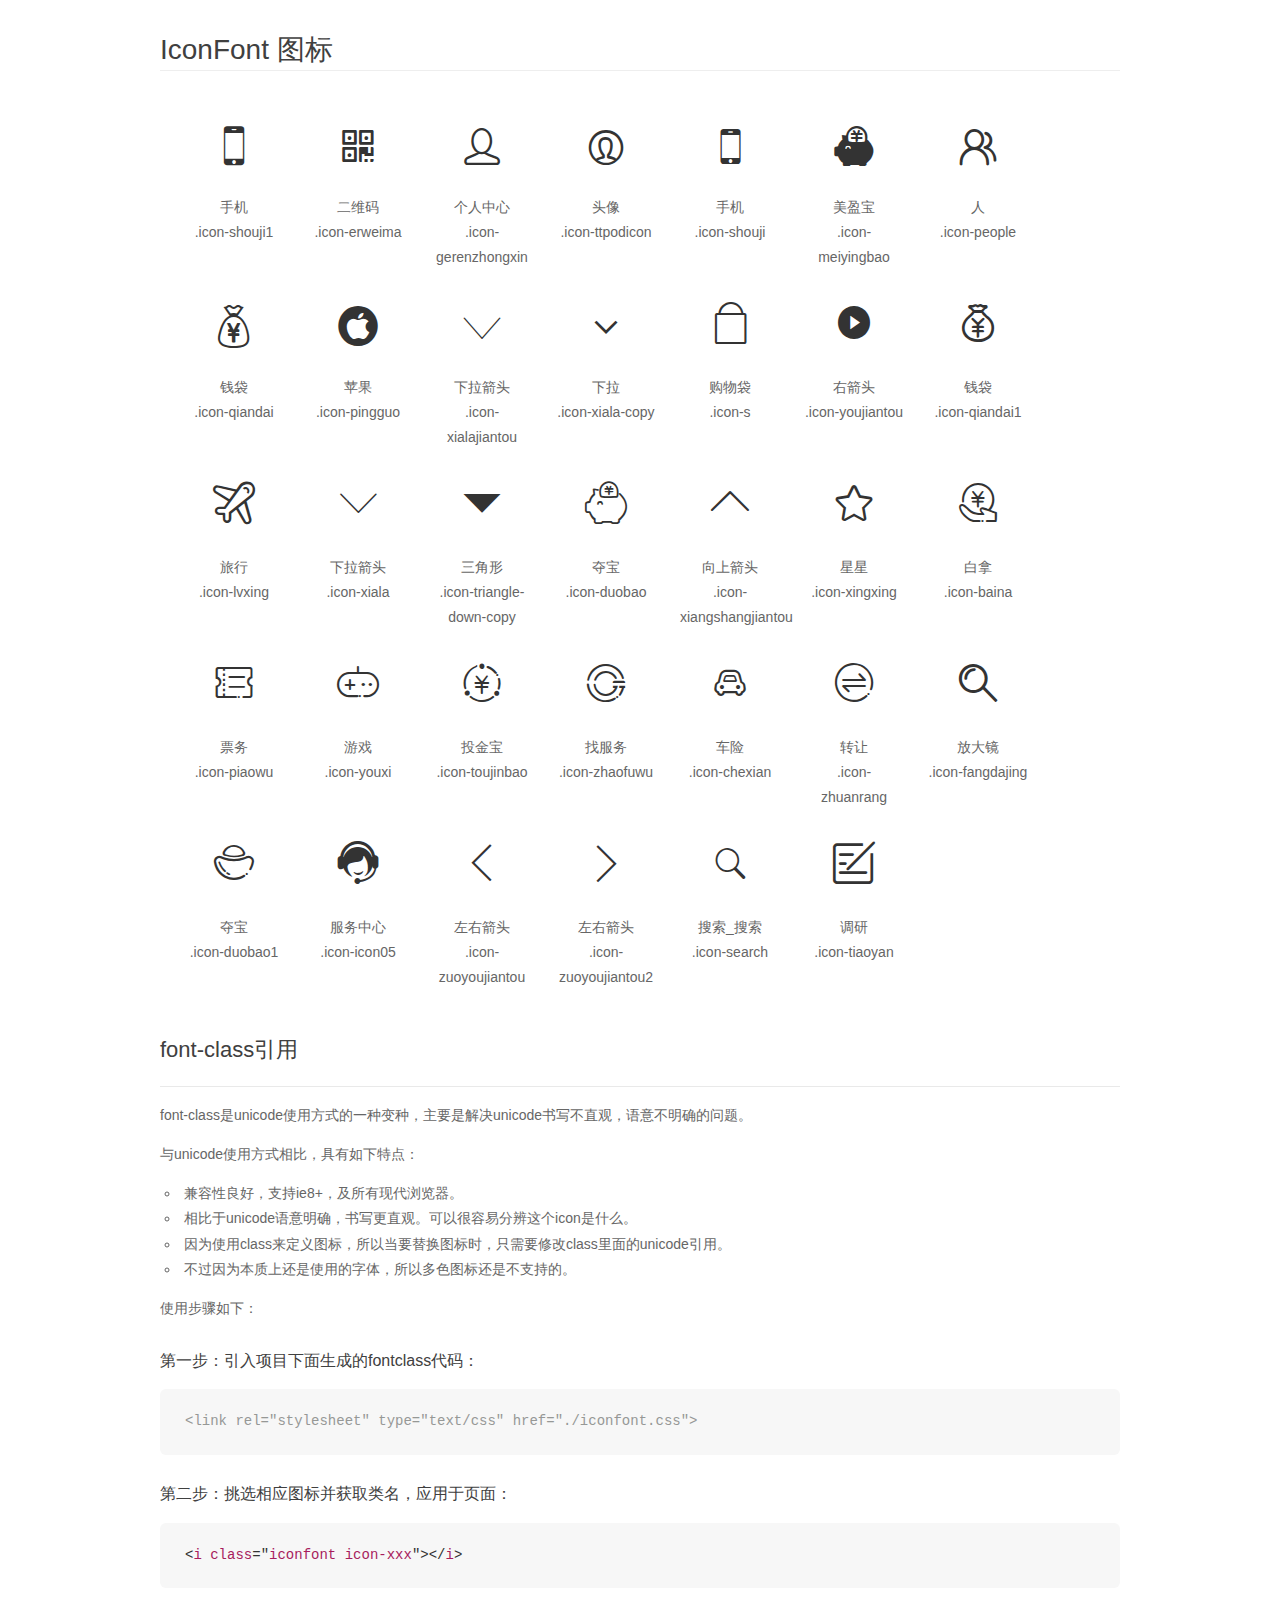
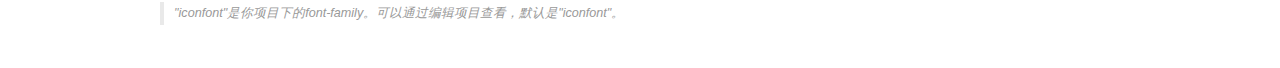
<file: 苹果/font/demo_fontclass.html>
<!DOCTYPE html>
<html>
<head>
    <meta charset="utf-8"/>
    <title>IconFont</title>
    <link rel="stylesheet" href="demo.css">
    <link rel="stylesheet" href="iconfont.css">
</head>
<body>
    <div class="main markdown">
        <h1>IconFont 图标</h1>
        <ul class="icon_lists clear">
            
                <li>
                <i class="icon iconfont icon-shouji1"></i>
                    <div class="name">手机</div>
                    <div class="fontclass">.icon-shouji1</div>
                </li>
            
                <li>
                <i class="icon iconfont icon-erweima"></i>
                    <div class="name">二维码</div>
                    <div class="fontclass">.icon-erweima</div>
                </li>
            
                <li>
                <i class="icon iconfont icon-gerenzhongxin"></i>
                    <div class="name">个人中心</div>
                    <div class="fontclass">.icon-gerenzhongxin</div>
                </li>
            
                <li>
                <i class="icon iconfont icon-ttpodicon"></i>
                    <div class="name">头像</div>
                    <div class="fontclass">.icon-ttpodicon</div>
                </li>
            
                <li>
                <i class="icon iconfont icon-shouji"></i>
                    <div class="name">手机</div>
                    <div class="fontclass">.icon-shouji</div>
                </li>
            
                <li>
                <i class="icon iconfont icon-meiyingbao"></i>
                    <div class="name">美盈宝</div>
                    <div class="fontclass">.icon-meiyingbao</div>
                </li>
            
                <li>
                <i class="icon iconfont icon-people"></i>
                    <div class="name">人</div>
                    <div class="fontclass">.icon-people</div>
                </li>
            
                <li>
                <i class="icon iconfont icon-qiandai"></i>
                    <div class="name">钱袋</div>
                    <div class="fontclass">.icon-qiandai</div>
                </li>
            
                <li>
                <i class="icon iconfont icon-pingguo"></i>
                    <div class="name">苹果</div>
                    <div class="fontclass">.icon-pingguo</div>
                </li>
            
                <li>
                <i class="icon iconfont icon-xialajiantou"></i>
                    <div class="name">下拉箭头</div>
                    <div class="fontclass">.icon-xialajiantou</div>
                </li>
            
                <li>
                <i class="icon iconfont icon-xiala-copy"></i>
                    <div class="name">下拉</div>
                    <div class="fontclass">.icon-xiala-copy</div>
                </li>
            
                <li>
                <i class="icon iconfont icon-s"></i>
                    <div class="name">购物袋</div>
                    <div class="fontclass">.icon-s</div>
                </li>
            
                <li>
                <i class="icon iconfont icon-youjiantou"></i>
                    <div class="name">右箭头</div>
                    <div class="fontclass">.icon-youjiantou</div>
                </li>
            
                <li>
                <i class="icon iconfont icon-qiandai1"></i>
                    <div class="name">钱袋</div>
                    <div class="fontclass">.icon-qiandai1</div>
                </li>
            
                <li>
                <i class="icon iconfont icon-lvxing"></i>
                    <div class="name">旅行</div>
                    <div class="fontclass">.icon-lvxing</div>
                </li>
            
                <li>
                <i class="icon iconfont icon-xiala"></i>
                    <div class="name">下拉箭头</div>
                    <div class="fontclass">.icon-xiala</div>
                </li>
            
                <li>
                <i class="icon iconfont icon-triangle-down-copy"></i>
                    <div class="name">三角形</div>
                    <div class="fontclass">.icon-triangle-down-copy</div>
                </li>
            
                <li>
                <i class="icon iconfont icon-duobao"></i>
                    <div class="name">夺宝</div>
                    <div class="fontclass">.icon-duobao</div>
                </li>
            
                <li>
                <i class="icon iconfont icon-xiangshangjiantou"></i>
                    <div class="name">向上箭头</div>
                    <div class="fontclass">.icon-xiangshangjiantou</div>
                </li>
            
                <li>
                <i class="icon iconfont icon-xingxing"></i>
                    <div class="name">星星</div>
                    <div class="fontclass">.icon-xingxing</div>
                </li>
            
                <li>
                <i class="icon iconfont icon-baina"></i>
                    <div class="name">白拿</div>
                    <div class="fontclass">.icon-baina</div>
                </li>
            
                <li>
                <i class="icon iconfont icon-piaowu"></i>
                    <div class="name">票务</div>
                    <div class="fontclass">.icon-piaowu</div>
                </li>
            
                <li>
                <i class="icon iconfont icon-youxi"></i>
                    <div class="name">游戏</div>
                    <div class="fontclass">.icon-youxi</div>
                </li>
            
                <li>
                <i class="icon iconfont icon-toujinbao"></i>
                    <div class="name">投金宝</div>
                    <div class="fontclass">.icon-toujinbao</div>
                </li>
            
                <li>
                <i class="icon iconfont icon-zhaofuwu"></i>
                    <div class="name">找服务</div>
                    <div class="fontclass">.icon-zhaofuwu</div>
                </li>
            
                <li>
                <i class="icon iconfont icon-chexian"></i>
                    <div class="name">车险</div>
                    <div class="fontclass">.icon-chexian</div>
                </li>
            
                <li>
                <i class="icon iconfont icon-zhuanrang"></i>
                    <div class="name">转让</div>
                    <div class="fontclass">.icon-zhuanrang</div>
                </li>
            
                <li>
                <i class="icon iconfont icon-fangdajing"></i>
                    <div class="name">放大镜</div>
                    <div class="fontclass">.icon-fangdajing</div>
                </li>
            
                <li>
                <i class="icon iconfont icon-duobao1"></i>
                    <div class="name">夺宝</div>
                    <div class="fontclass">.icon-duobao1</div>
                </li>
            
                <li>
                <i class="icon iconfont icon-icon05"></i>
                    <div class="name">服务中心</div>
                    <div class="fontclass">.icon-icon05</div>
                </li>
            
                <li>
                <i class="icon iconfont icon-zuoyoujiantou"></i>
                    <div class="name">左右箭头</div>
                    <div class="fontclass">.icon-zuoyoujiantou</div>
                </li>
            
                <li>
                <i class="icon iconfont icon-zuoyoujiantou2"></i>
                    <div class="name">左右箭头</div>
                    <div class="fontclass">.icon-zuoyoujiantou2</div>
                </li>
            
                <li>
                <i class="icon iconfont icon-search"></i>
                    <div class="name">搜索_搜索</div>
                    <div class="fontclass">.icon-search</div>
                </li>
            
                <li>
                <i class="icon iconfont icon-tiaoyan"></i>
                    <div class="name">调研</div>
                    <div class="fontclass">.icon-tiaoyan</div>
                </li>
            
        </ul>

        <h2 id="font-class-">font-class引用</h2>
        <hr>

        <p>font-class是unicode使用方式的一种变种，主要是解决unicode书写不直观，语意不明确的问题。</p>
        <p>与unicode使用方式相比，具有如下特点：</p>
        <ul>
        <li>兼容性良好，支持ie8+，及所有现代浏览器。</li>
        <li>相比于unicode语意明确，书写更直观。可以很容易分辨这个icon是什么。</li>
        <li>因为使用class来定义图标，所以当要替换图标时，只需要修改class里面的unicode引用。</li>
        <li>不过因为本质上还是使用的字体，所以多色图标还是不支持的。</li>
        </ul>
        <p>使用步骤如下：</p>
        <h3 id="-fontclass-">第一步：引入项目下面生成的fontclass代码：</h3>


        <pre><code class="lang-js hljs javascript"><span class="hljs-comment">&lt;link rel="stylesheet" type="text/css" href="./iconfont.css"&gt;</span></code></pre>
        <h3 id="-">第二步：挑选相应图标并获取类名，应用于页面：</h3>
        <pre><code class="lang-css hljs">&lt;<span class="hljs-selector-tag">i</span> <span class="hljs-selector-tag">class</span>="<span class="hljs-selector-tag">iconfont</span> <span class="hljs-selector-tag">icon-xxx</span>"&gt;&lt;/<span class="hljs-selector-tag">i</span>&gt;</code></pre>
        <blockquote>
        <p>"iconfont"是你项目下的font-family。可以通过编辑项目查看，默认是"iconfont"。</p>
        </blockquote>
    </div>
</body>
</html>
</file>
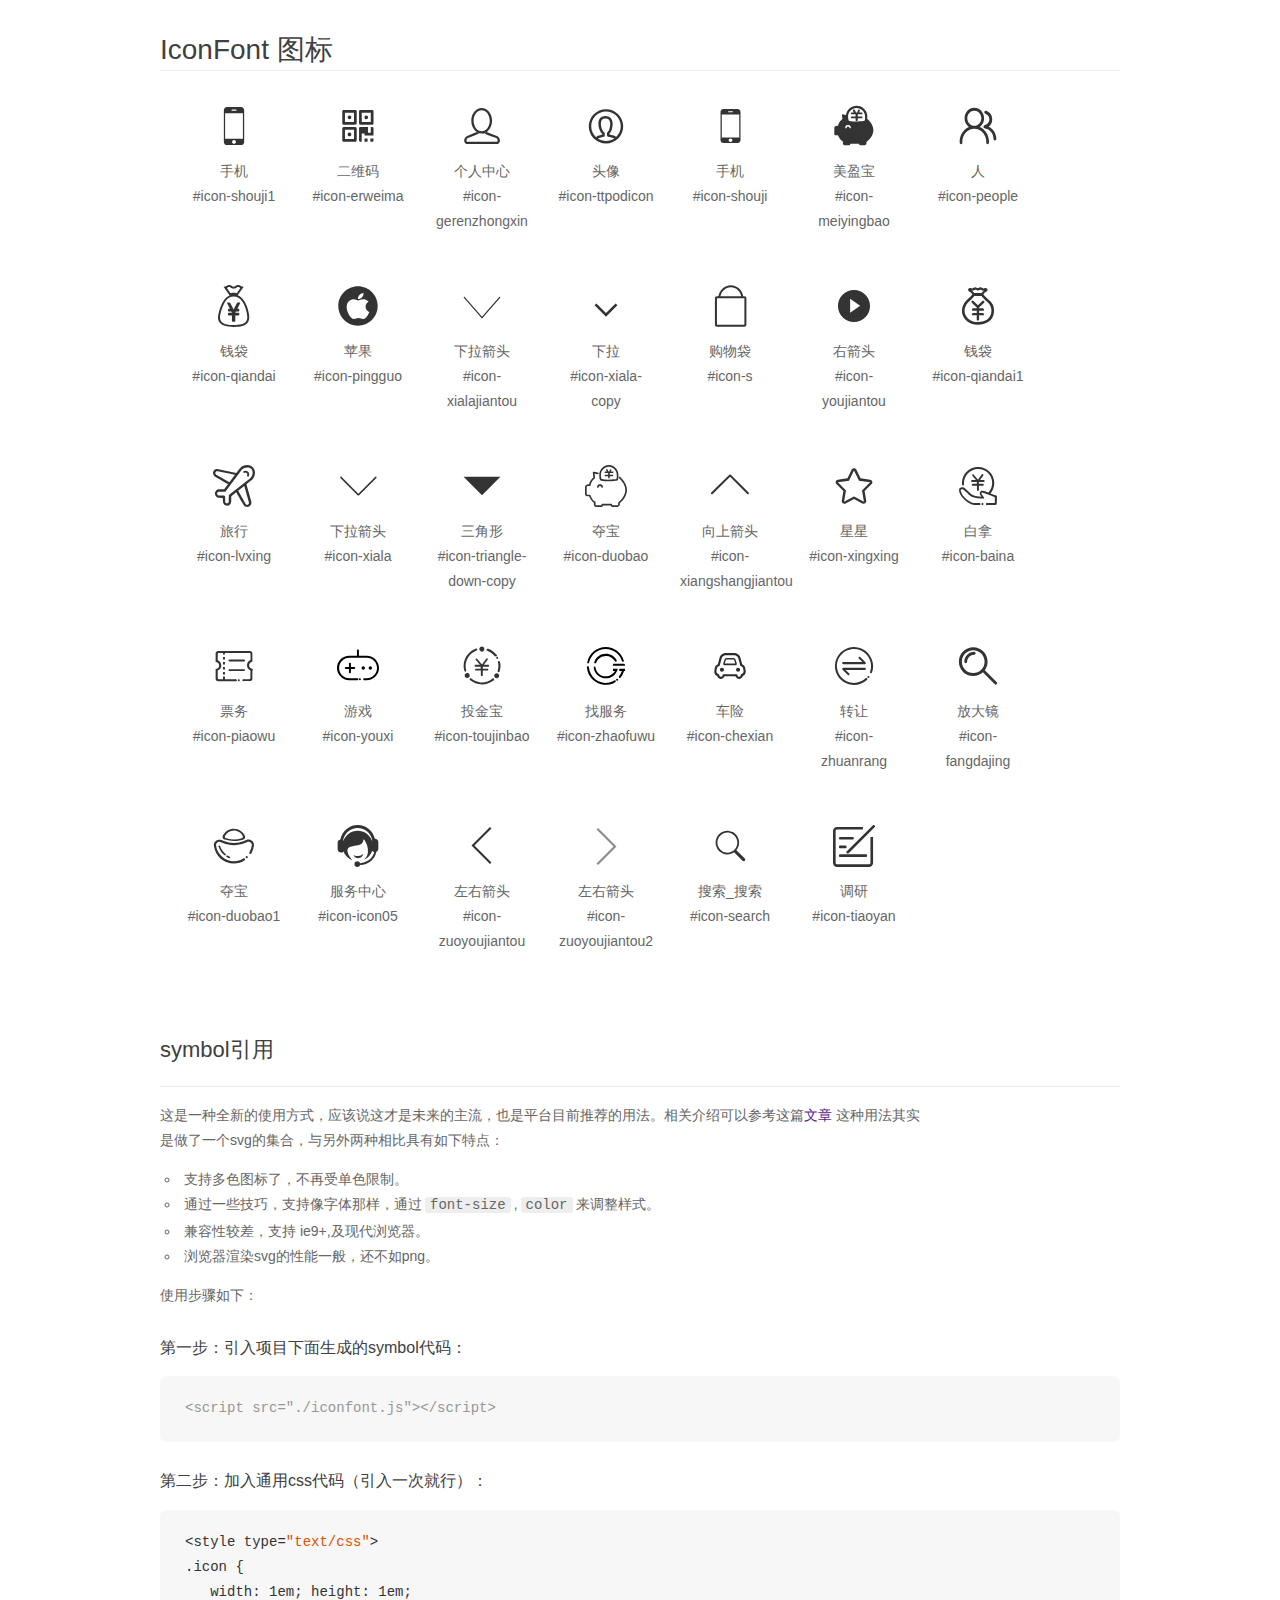
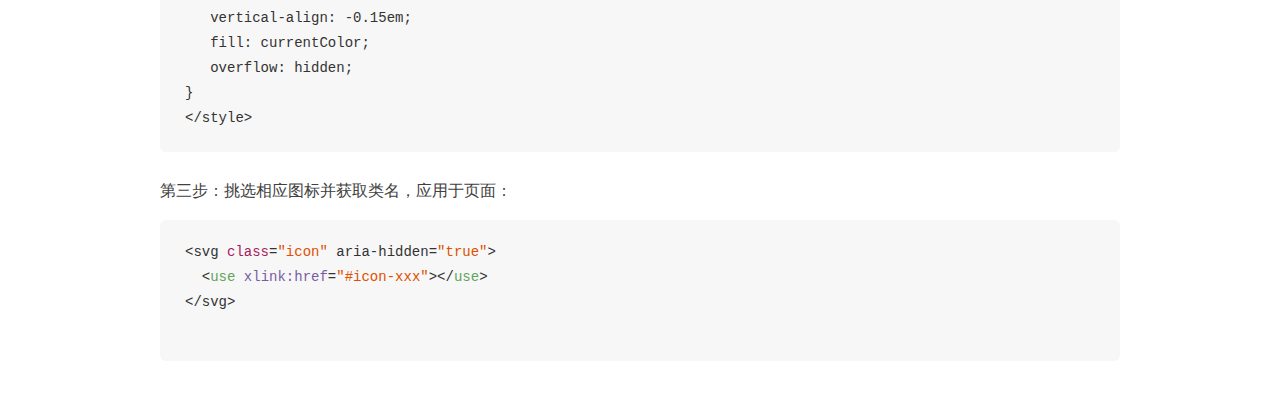
<file: 苹果/font/demo_symbol.html>
<!DOCTYPE html>
<html>
<head>
    <meta charset="utf-8"/>
    <title>IconFont</title>
    <link rel="stylesheet" href="demo.css">
    <script src="iconfont.js"></script>

    <style type="text/css">
        .icon {
          /* 通过设置 font-size 来改变图标大小 */
          width: 1em; height: 1em;
          /* 图标和文字相邻时，垂直对齐 */
          vertical-align: -0.15em;
          /* 通过设置 color 来改变 SVG 的颜色/fill */
          fill: currentColor;
          /* path 和 stroke 溢出 viewBox 部分在 IE 下会显示
             normalize.css 中也包含这行 */
          overflow: hidden;
        }

    </style>
</head>
<body>
    <div class="main markdown">
        <h1>IconFont 图标</h1>
        <ul class="icon_lists clear">
            
                <li>
                    <svg class="icon" aria-hidden="true">
                        <use xlink:href="#icon-shouji1"></use>
                    </svg>
                    <div class="name">手机</div>
                    <div class="fontclass">#icon-shouji1</div>
                </li>
            
                <li>
                    <svg class="icon" aria-hidden="true">
                        <use xlink:href="#icon-erweima"></use>
                    </svg>
                    <div class="name">二维码</div>
                    <div class="fontclass">#icon-erweima</div>
                </li>
            
                <li>
                    <svg class="icon" aria-hidden="true">
                        <use xlink:href="#icon-gerenzhongxin"></use>
                    </svg>
                    <div class="name">个人中心</div>
                    <div class="fontclass">#icon-gerenzhongxin</div>
                </li>
            
                <li>
                    <svg class="icon" aria-hidden="true">
                        <use xlink:href="#icon-ttpodicon"></use>
                    </svg>
                    <div class="name">头像</div>
                    <div class="fontclass">#icon-ttpodicon</div>
                </li>
            
                <li>
                    <svg class="icon" aria-hidden="true">
                        <use xlink:href="#icon-shouji"></use>
                    </svg>
                    <div class="name">手机</div>
                    <div class="fontclass">#icon-shouji</div>
                </li>
            
                <li>
                    <svg class="icon" aria-hidden="true">
                        <use xlink:href="#icon-meiyingbao"></use>
                    </svg>
                    <div class="name">美盈宝</div>
                    <div class="fontclass">#icon-meiyingbao</div>
                </li>
            
                <li>
                    <svg class="icon" aria-hidden="true">
                        <use xlink:href="#icon-people"></use>
                    </svg>
                    <div class="name">人</div>
                    <div class="fontclass">#icon-people</div>
                </li>
            
                <li>
                    <svg class="icon" aria-hidden="true">
                        <use xlink:href="#icon-qiandai"></use>
                    </svg>
                    <div class="name">钱袋</div>
                    <div class="fontclass">#icon-qiandai</div>
                </li>
            
                <li>
                    <svg class="icon" aria-hidden="true">
                        <use xlink:href="#icon-pingguo"></use>
                    </svg>
                    <div class="name">苹果</div>
                    <div class="fontclass">#icon-pingguo</div>
                </li>
            
                <li>
                    <svg class="icon" aria-hidden="true">
                        <use xlink:href="#icon-xialajiantou"></use>
                    </svg>
                    <div class="name">下拉箭头</div>
                    <div class="fontclass">#icon-xialajiantou</div>
                </li>
            
                <li>
                    <svg class="icon" aria-hidden="true">
                        <use xlink:href="#icon-xiala-copy"></use>
                    </svg>
                    <div class="name">下拉</div>
                    <div class="fontclass">#icon-xiala-copy</div>
                </li>
            
                <li>
                    <svg class="icon" aria-hidden="true">
                        <use xlink:href="#icon-s"></use>
                    </svg>
                    <div class="name">购物袋</div>
                    <div class="fontclass">#icon-s</div>
                </li>
            
                <li>
                    <svg class="icon" aria-hidden="true">
                        <use xlink:href="#icon-youjiantou"></use>
                    </svg>
                    <div class="name">右箭头</div>
                    <div class="fontclass">#icon-youjiantou</div>
                </li>
            
                <li>
                    <svg class="icon" aria-hidden="true">
                        <use xlink:href="#icon-qiandai1"></use>
                    </svg>
                    <div class="name">钱袋</div>
                    <div class="fontclass">#icon-qiandai1</div>
                </li>
            
                <li>
                    <svg class="icon" aria-hidden="true">
                        <use xlink:href="#icon-lvxing"></use>
                    </svg>
                    <div class="name">旅行</div>
                    <div class="fontclass">#icon-lvxing</div>
                </li>
            
                <li>
                    <svg class="icon" aria-hidden="true">
                        <use xlink:href="#icon-xiala"></use>
                    </svg>
                    <div class="name">下拉箭头</div>
                    <div class="fontclass">#icon-xiala</div>
                </li>
            
                <li>
                    <svg class="icon" aria-hidden="true">
                        <use xlink:href="#icon-triangle-down-copy"></use>
                    </svg>
                    <div class="name">三角形</div>
                    <div class="fontclass">#icon-triangle-down-copy</div>
                </li>
            
                <li>
                    <svg class="icon" aria-hidden="true">
                        <use xlink:href="#icon-duobao"></use>
                    </svg>
                    <div class="name">夺宝</div>
                    <div class="fontclass">#icon-duobao</div>
                </li>
            
                <li>
                    <svg class="icon" aria-hidden="true">
                        <use xlink:href="#icon-xiangshangjiantou"></use>
                    </svg>
                    <div class="name">向上箭头</div>
                    <div class="fontclass">#icon-xiangshangjiantou</div>
                </li>
            
                <li>
                    <svg class="icon" aria-hidden="true">
                        <use xlink:href="#icon-xingxing"></use>
                    </svg>
                    <div class="name">星星</div>
                    <div class="fontclass">#icon-xingxing</div>
                </li>
            
                <li>
                    <svg class="icon" aria-hidden="true">
                        <use xlink:href="#icon-baina"></use>
                    </svg>
                    <div class="name">白拿</div>
                    <div class="fontclass">#icon-baina</div>
                </li>
            
                <li>
                    <svg class="icon" aria-hidden="true">
                        <use xlink:href="#icon-piaowu"></use>
                    </svg>
                    <div class="name">票务</div>
                    <div class="fontclass">#icon-piaowu</div>
                </li>
            
                <li>
                    <svg class="icon" aria-hidden="true">
                        <use xlink:href="#icon-youxi"></use>
                    </svg>
                    <div class="name">游戏</div>
                    <div class="fontclass">#icon-youxi</div>
                </li>
            
                <li>
                    <svg class="icon" aria-hidden="true">
                        <use xlink:href="#icon-toujinbao"></use>
                    </svg>
                    <div class="name">投金宝</div>
                    <div class="fontclass">#icon-toujinbao</div>
                </li>
            
                <li>
                    <svg class="icon" aria-hidden="true">
                        <use xlink:href="#icon-zhaofuwu"></use>
                    </svg>
                    <div class="name">找服务</div>
                    <div class="fontclass">#icon-zhaofuwu</div>
                </li>
            
                <li>
                    <svg class="icon" aria-hidden="true">
                        <use xlink:href="#icon-chexian"></use>
                    </svg>
                    <div class="name">车险</div>
                    <div class="fontclass">#icon-chexian</div>
                </li>
            
                <li>
                    <svg class="icon" aria-hidden="true">
                        <use xlink:href="#icon-zhuanrang"></use>
                    </svg>
                    <div class="name">转让</div>
                    <div class="fontclass">#icon-zhuanrang</div>
                </li>
            
                <li>
                    <svg class="icon" aria-hidden="true">
                        <use xlink:href="#icon-fangdajing"></use>
                    </svg>
                    <div class="name">放大镜</div>
                    <div class="fontclass">#icon-fangdajing</div>
                </li>
            
                <li>
                    <svg class="icon" aria-hidden="true">
                        <use xlink:href="#icon-duobao1"></use>
                    </svg>
                    <div class="name">夺宝</div>
                    <div class="fontclass">#icon-duobao1</div>
                </li>
            
                <li>
                    <svg class="icon" aria-hidden="true">
                        <use xlink:href="#icon-icon05"></use>
                    </svg>
                    <div class="name">服务中心</div>
                    <div class="fontclass">#icon-icon05</div>
                </li>
            
                <li>
                    <svg class="icon" aria-hidden="true">
                        <use xlink:href="#icon-zuoyoujiantou"></use>
                    </svg>
                    <div class="name">左右箭头</div>
                    <div class="fontclass">#icon-zuoyoujiantou</div>
                </li>
            
                <li>
                    <svg class="icon" aria-hidden="true">
                        <use xlink:href="#icon-zuoyoujiantou2"></use>
                    </svg>
                    <div class="name">左右箭头</div>
                    <div class="fontclass">#icon-zuoyoujiantou2</div>
                </li>
            
                <li>
                    <svg class="icon" aria-hidden="true">
                        <use xlink:href="#icon-search"></use>
                    </svg>
                    <div class="name">搜索_搜索</div>
                    <div class="fontclass">#icon-search</div>
                </li>
            
                <li>
                    <svg class="icon" aria-hidden="true">
                        <use xlink:href="#icon-tiaoyan"></use>
                    </svg>
                    <div class="name">调研</div>
                    <div class="fontclass">#icon-tiaoyan</div>
                </li>
            
        </ul>


        <h2 id="symbol-">symbol引用</h2>
        <hr>

        <p>这是一种全新的使用方式，应该说这才是未来的主流，也是平台目前推荐的用法。相关介绍可以参考这篇<a href="">文章</a>
        这种用法其实是做了一个svg的集合，与另外两种相比具有如下特点：</p>
        <ul>
          <li>支持多色图标了，不再受单色限制。</li>
          <li>通过一些技巧，支持像字体那样，通过<code>font-size</code>,<code>color</code>来调整样式。</li>
          <li>兼容性较差，支持 ie9+,及现代浏览器。</li>
          <li>浏览器渲染svg的性能一般，还不如png。</li>
        </ul>
        <p>使用步骤如下：</p>
        <h3 id="-symbol-">第一步：引入项目下面生成的symbol代码：</h3>
        <pre><code class="lang-js hljs javascript"><span class="hljs-comment">&lt;script src="./iconfont.js"&gt;&lt;/script&gt;</span></code></pre>
        <h3 id="-css-">第二步：加入通用css代码（引入一次就行）：</h3>
        <pre><code class="lang-js hljs javascript">&lt;style type=<span class="hljs-string">"text/css"</span>&gt;
.icon {
   width: <span class="hljs-number">1</span>em; height: <span class="hljs-number">1</span>em;
   vertical-align: <span class="hljs-number">-0.15</span>em;
   fill: currentColor;
   overflow: hidden;
}
&lt;<span class="hljs-regexp">/style&gt;</span></code></pre>
        <h3 id="-">第三步：挑选相应图标并获取类名，应用于页面：</h3>
        <pre><code class="lang-js hljs javascript">&lt;svg <span class="hljs-class"><span class="hljs-keyword">class</span></span>=<span class="hljs-string">"icon"</span> aria-hidden=<span class="hljs-string">"true"</span>&gt;<span class="xml"><span class="hljs-tag">
  &lt;<span class="hljs-name">use</span> <span class="hljs-attr">xlink:href</span>=<span class="hljs-string">"#icon-xxx"</span>&gt;</span><span class="hljs-tag">&lt;/<span class="hljs-name">use</span>&gt;</span>
</span>&lt;<span class="hljs-regexp">/svg&gt;
        </span></code></pre>
    </div>
</body>
</html>
</file>
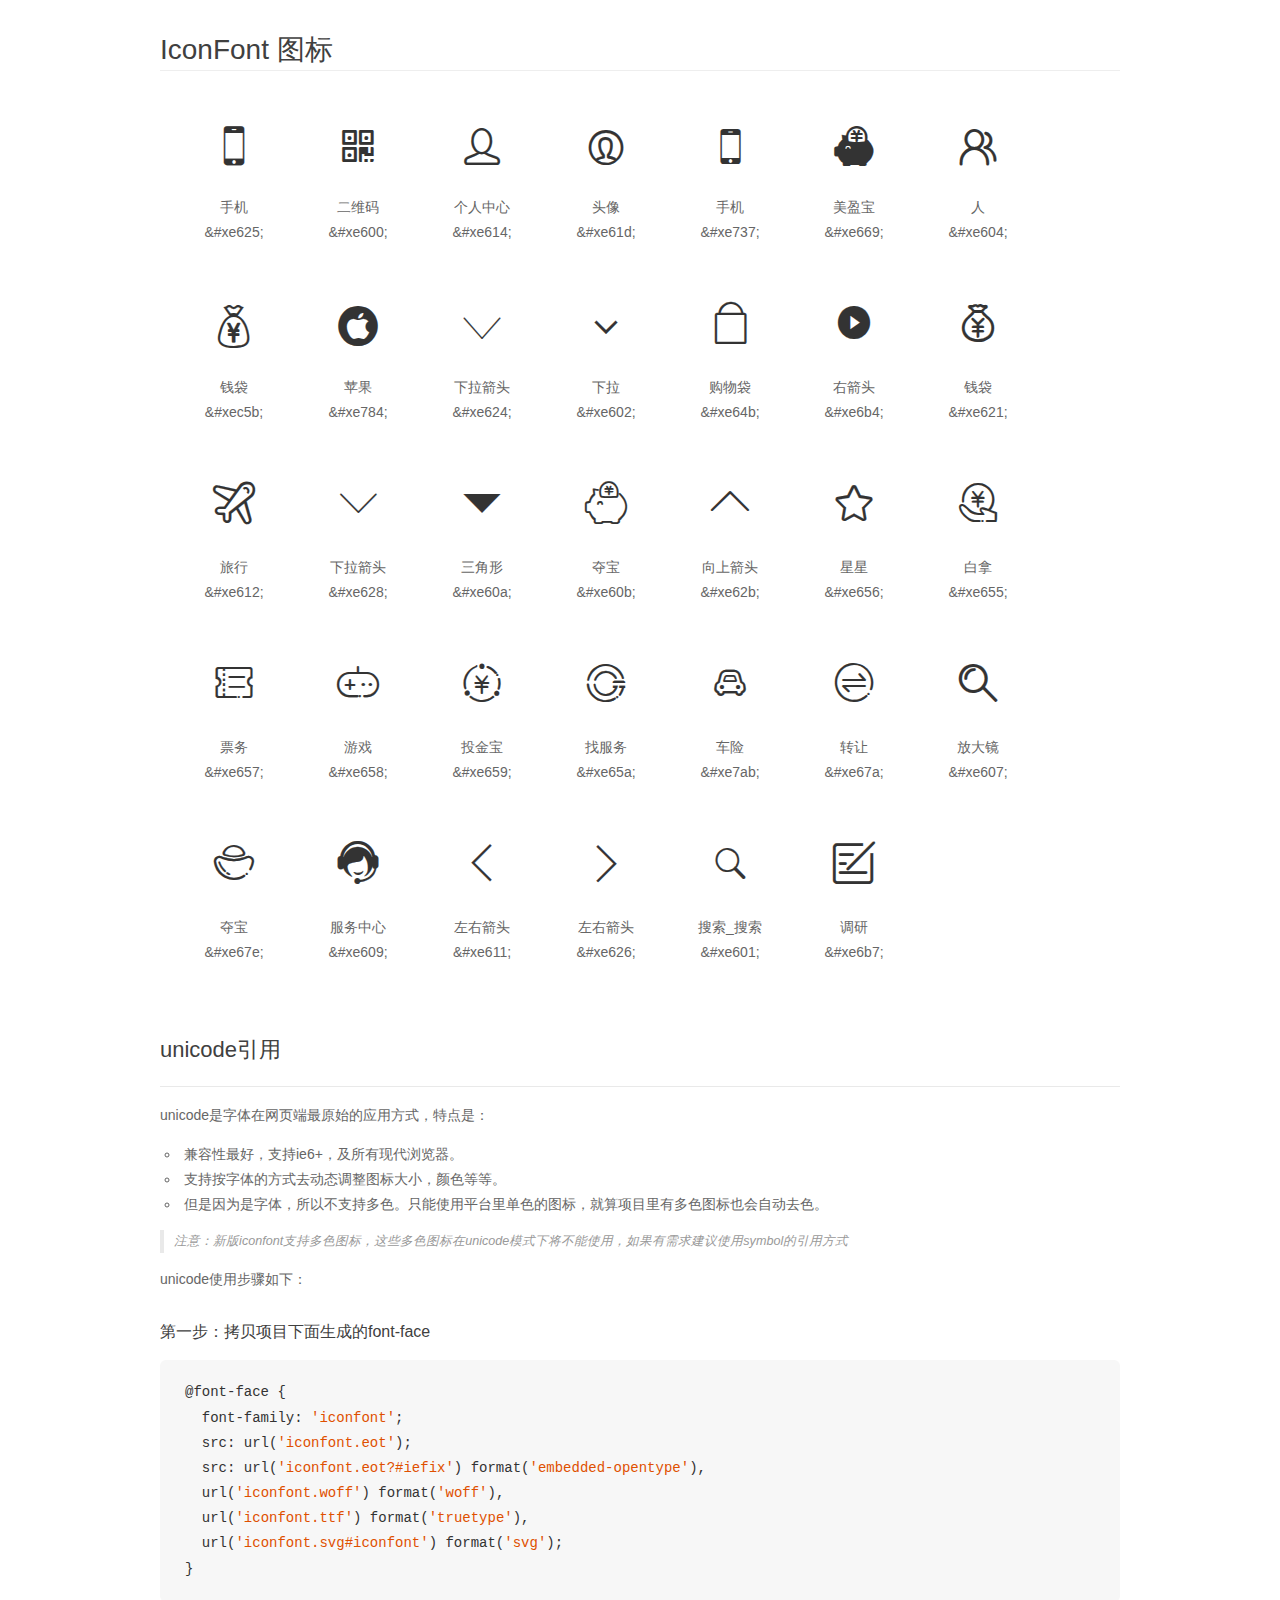
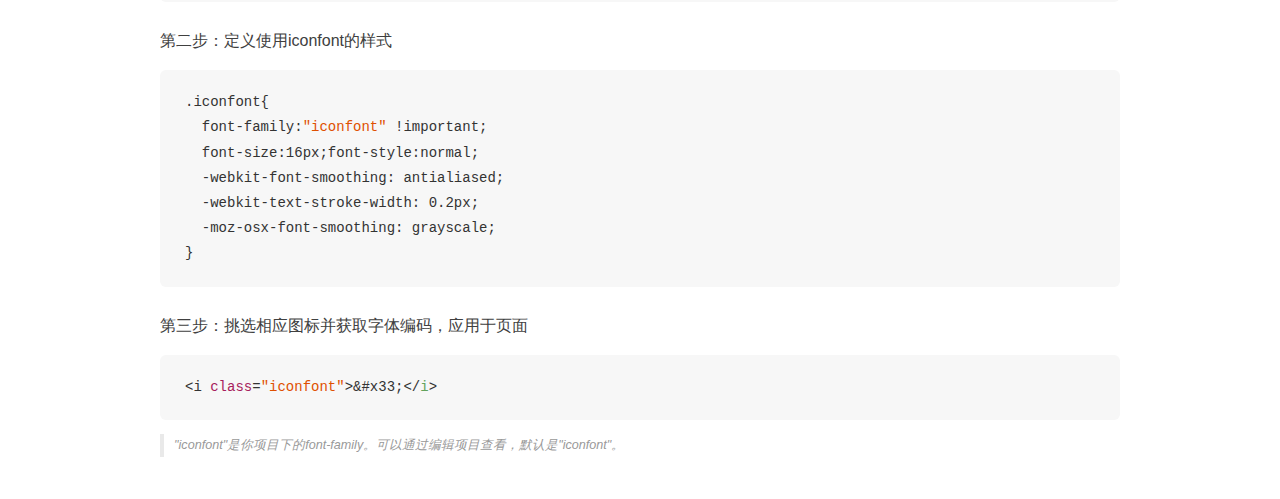
<file: 苹果/font/demo_unicode.html>
<!DOCTYPE html>
<html>
<head>
    <meta charset="utf-8"/>
    <title>IconFont</title>
    <link rel="stylesheet" href="demo.css">

    <style type="text/css">

        @font-face {font-family: "iconfont";
          src: url('iconfont.eot'); /* IE9*/
          src: url('iconfont.eot#iefix') format('embedded-opentype'), /* IE6-IE8 */
          url('iconfont.woff') format('woff'), /* chrome, firefox */
          url('iconfont.ttf') format('truetype'), /* chrome, firefox, opera, Safari, Android, iOS 4.2+*/
          url('iconfont.svg#iconfont') format('svg'); /* iOS 4.1- */
        }

        .iconfont {
          font-family:"iconfont" !important;
          font-size:16px;
          font-style:normal;
          -webkit-font-smoothing: antialiased;
          -webkit-text-stroke-width: 0.2px;
          -moz-osx-font-smoothing: grayscale;
        }

    </style>
</head>
<body>
    <div class="main markdown">
        <h1>IconFont 图标</h1>
        <ul class="icon_lists clear">
            
                <li>
                <i class="icon iconfont">&#xe625;</i>
                    <div class="name">手机</div>
                    <div class="code">&amp;#xe625;</div>
                </li>
            
                <li>
                <i class="icon iconfont">&#xe600;</i>
                    <div class="name">二维码</div>
                    <div class="code">&amp;#xe600;</div>
                </li>
            
                <li>
                <i class="icon iconfont">&#xe614;</i>
                    <div class="name">个人中心</div>
                    <div class="code">&amp;#xe614;</div>
                </li>
            
                <li>
                <i class="icon iconfont">&#xe61d;</i>
                    <div class="name">头像</div>
                    <div class="code">&amp;#xe61d;</div>
                </li>
            
                <li>
                <i class="icon iconfont">&#xe737;</i>
                    <div class="name">手机</div>
                    <div class="code">&amp;#xe737;</div>
                </li>
            
                <li>
                <i class="icon iconfont">&#xe669;</i>
                    <div class="name">美盈宝</div>
                    <div class="code">&amp;#xe669;</div>
                </li>
            
                <li>
                <i class="icon iconfont">&#xe604;</i>
                    <div class="name">人</div>
                    <div class="code">&amp;#xe604;</div>
                </li>
            
                <li>
                <i class="icon iconfont">&#xec5b;</i>
                    <div class="name">钱袋</div>
                    <div class="code">&amp;#xec5b;</div>
                </li>
            
                <li>
                <i class="icon iconfont">&#xe784;</i>
                    <div class="name">苹果</div>
                    <div class="code">&amp;#xe784;</div>
                </li>
            
                <li>
                <i class="icon iconfont">&#xe624;</i>
                    <div class="name">下拉箭头</div>
                    <div class="code">&amp;#xe624;</div>
                </li>
            
                <li>
                <i class="icon iconfont">&#xe602;</i>
                    <div class="name">下拉</div>
                    <div class="code">&amp;#xe602;</div>
                </li>
            
                <li>
                <i class="icon iconfont">&#xe64b;</i>
                    <div class="name">购物袋</div>
                    <div class="code">&amp;#xe64b;</div>
                </li>
            
                <li>
                <i class="icon iconfont">&#xe6b4;</i>
                    <div class="name">右箭头</div>
                    <div class="code">&amp;#xe6b4;</div>
                </li>
            
                <li>
                <i class="icon iconfont">&#xe621;</i>
                    <div class="name">钱袋</div>
                    <div class="code">&amp;#xe621;</div>
                </li>
            
                <li>
                <i class="icon iconfont">&#xe612;</i>
                    <div class="name">旅行</div>
                    <div class="code">&amp;#xe612;</div>
                </li>
            
                <li>
                <i class="icon iconfont">&#xe628;</i>
                    <div class="name">下拉箭头</div>
                    <div class="code">&amp;#xe628;</div>
                </li>
            
                <li>
                <i class="icon iconfont">&#xe60a;</i>
                    <div class="name">三角形</div>
                    <div class="code">&amp;#xe60a;</div>
                </li>
            
                <li>
                <i class="icon iconfont">&#xe60b;</i>
                    <div class="name">夺宝</div>
                    <div class="code">&amp;#xe60b;</div>
                </li>
            
                <li>
                <i class="icon iconfont">&#xe62b;</i>
                    <div class="name">向上箭头</div>
                    <div class="code">&amp;#xe62b;</div>
                </li>
            
                <li>
                <i class="icon iconfont">&#xe656;</i>
                    <div class="name">星星</div>
                    <div class="code">&amp;#xe656;</div>
                </li>
            
                <li>
                <i class="icon iconfont">&#xe655;</i>
                    <div class="name">白拿</div>
                    <div class="code">&amp;#xe655;</div>
                </li>
            
                <li>
                <i class="icon iconfont">&#xe657;</i>
                    <div class="name">票务</div>
                    <div class="code">&amp;#xe657;</div>
                </li>
            
                <li>
                <i class="icon iconfont">&#xe658;</i>
                    <div class="name">游戏</div>
                    <div class="code">&amp;#xe658;</div>
                </li>
            
                <li>
                <i class="icon iconfont">&#xe659;</i>
                    <div class="name">投金宝</div>
                    <div class="code">&amp;#xe659;</div>
                </li>
            
                <li>
                <i class="icon iconfont">&#xe65a;</i>
                    <div class="name">找服务</div>
                    <div class="code">&amp;#xe65a;</div>
                </li>
            
                <li>
                <i class="icon iconfont">&#xe7ab;</i>
                    <div class="name">车险</div>
                    <div class="code">&amp;#xe7ab;</div>
                </li>
            
                <li>
                <i class="icon iconfont">&#xe67a;</i>
                    <div class="name">转让</div>
                    <div class="code">&amp;#xe67a;</div>
                </li>
            
                <li>
                <i class="icon iconfont">&#xe607;</i>
                    <div class="name">放大镜</div>
                    <div class="code">&amp;#xe607;</div>
                </li>
            
                <li>
                <i class="icon iconfont">&#xe67e;</i>
                    <div class="name">夺宝</div>
                    <div class="code">&amp;#xe67e;</div>
                </li>
            
                <li>
                <i class="icon iconfont">&#xe609;</i>
                    <div class="name">服务中心</div>
                    <div class="code">&amp;#xe609;</div>
                </li>
            
                <li>
                <i class="icon iconfont">&#xe611;</i>
                    <div class="name">左右箭头</div>
                    <div class="code">&amp;#xe611;</div>
                </li>
            
                <li>
                <i class="icon iconfont">&#xe626;</i>
                    <div class="name">左右箭头</div>
                    <div class="code">&amp;#xe626;</div>
                </li>
            
                <li>
                <i class="icon iconfont">&#xe601;</i>
                    <div class="name">搜索_搜索</div>
                    <div class="code">&amp;#xe601;</div>
                </li>
            
                <li>
                <i class="icon iconfont">&#xe6b7;</i>
                    <div class="name">调研</div>
                    <div class="code">&amp;#xe6b7;</div>
                </li>
            
        </ul>
        <h2 id="unicode-">unicode引用</h2>
        <hr>

        <p>unicode是字体在网页端最原始的应用方式，特点是：</p>
        <ul>
        <li>兼容性最好，支持ie6+，及所有现代浏览器。</li>
        <li>支持按字体的方式去动态调整图标大小，颜色等等。</li>
        <li>但是因为是字体，所以不支持多色。只能使用平台里单色的图标，就算项目里有多色图标也会自动去色。</li>
        </ul>
        <blockquote>
        <p>注意：新版iconfont支持多色图标，这些多色图标在unicode模式下将不能使用，如果有需求建议使用symbol的引用方式</p>
        </blockquote>
        <p>unicode使用步骤如下：</p>
        <h3 id="-font-face">第一步：拷贝项目下面生成的font-face</h3>
        <pre><code class="lang-js hljs javascript">@font-face {
  font-family: <span class="hljs-string">'iconfont'</span>;
  src: url(<span class="hljs-string">'iconfont.eot'</span>);
  src: url(<span class="hljs-string">'iconfont.eot?#iefix'</span>) format(<span class="hljs-string">'embedded-opentype'</span>),
  url(<span class="hljs-string">'iconfont.woff'</span>) format(<span class="hljs-string">'woff'</span>),
  url(<span class="hljs-string">'iconfont.ttf'</span>) format(<span class="hljs-string">'truetype'</span>),
  url(<span class="hljs-string">'iconfont.svg#iconfont'</span>) format(<span class="hljs-string">'svg'</span>);
}
</code></pre>
        <h3 id="-iconfont-">第二步：定义使用iconfont的样式</h3>
        <pre><code class="lang-js hljs javascript">.iconfont{
  font-family:<span class="hljs-string">"iconfont"</span> !important;
  font-size:<span class="hljs-number">16</span>px;font-style:normal;
  -webkit-font-smoothing: antialiased;
  -webkit-text-stroke-width: <span class="hljs-number">0.2</span>px;
  -moz-osx-font-smoothing: grayscale;
}
</code></pre>
        <h3 id="-">第三步：挑选相应图标并获取字体编码，应用于页面</h3>
        <pre><code class="lang-js hljs javascript">&lt;i <span class="hljs-class"><span class="hljs-keyword">class</span></span>=<span class="hljs-string">"iconfont"</span>&gt;&amp;#x33;<span class="xml"><span class="hljs-tag">&lt;/<span class="hljs-name">i</span>&gt;</span></span></code></pre>

        <blockquote>
        <p>"iconfont"是你项目下的font-family。可以通过编辑项目查看，默认是"iconfont"。</p>
        </blockquote>
    </div>


</body>
</html>
</file>
<file: 苹果/font/iconfont.css>
@font-face {font-family: "iconfont";
  src: url('iconfont.eot?t=1489657371331'); /* IE9*/
  src: url('iconfont.eot?t=1489657371331#iefix') format('embedded-opentype'), /* IE6-IE8 */
  url('iconfont.woff?t=1489657371331') format('woff'), /* chrome, firefox */
  url('iconfont.ttf?t=1489657371331') format('truetype'), /* chrome, firefox, opera, Safari, Android, iOS 4.2+*/
  url('iconfont.svg?t=1489657371331#iconfont') format('svg'); /* iOS 4.1- */
}

.iconfont {
  font-family:"iconfont" !important;
  font-size:16px;
  font-style:normal;
  -webkit-font-smoothing: antialiased;
  -moz-osx-font-smoothing: grayscale;
}

.icon-shouji1:before { content: "\e625"; }

.icon-erweima:before { content: "\e600"; }

.icon-gerenzhongxin:before { content: "\e614"; }

.icon-ttpodicon:before { content: "\e61d"; }

.icon-shouji:before { content: "\e737"; }

.icon-meiyingbao:before { content: "\e669"; }

.icon-people:before { content: "\e604"; }

.icon-qiandai:before { content: "\ec5b"; }

.icon-pingguo:before { content: "\e784"; }

.icon-xialajiantou:before { content: "\e624"; }

.icon-xiala-copy:before { content: "\e602"; }

.icon-s:before { content: "\e64b"; }

.icon-youjiantou:before { content: "\e6b4"; }

.icon-qiandai1:before { content: "\e621"; }

.icon-lvxing:before { content: "\e612"; }

.icon-xiala:before { content: "\e628"; }

.icon-triangle-down-copy:before { content: "\e60a"; }

.icon-duobao:before { content: "\e60b"; }

.icon-xiangshangjiantou:before { content: "\e62b"; }

.icon-xingxing:before { content: "\e656"; }

.icon-baina:before { content: "\e655"; }

.icon-piaowu:before { content: "\e657"; }

.icon-youxi:before { content: "\e658"; }

.icon-toujinbao:before { content: "\e659"; }

.icon-zhaofuwu:before { content: "\e65a"; }

.icon-chexian:before { content: "\e7ab"; }

.icon-zhuanrang:before { content: "\e67a"; }

.icon-fangdajing:before { content: "\e607"; }

.icon-duobao1:before { content: "\e67e"; }

.icon-icon05:before { content: "\e609"; }

.icon-zuoyoujiantou:before { content: "\e611"; }

.icon-zuoyoujiantou2:before { content: "\e626"; }

.icon-search:before { content: "\e601"; }

.icon-tiaoyan:before { content: "\e6b7"; }
</file>
<file: 苹果/font/demo.css>
*{margin: 0;padding: 0;list-style: none;}
/*
KISSY CSS Reset
理念：1. reset 的目的不是清除浏览器的默认样式，这仅是部分工作。清除和重置是紧密不可分的。
2. reset 的目的不是让默认样式在所有浏览器下一致，而是减少默认样式有可能带来的问题。
3. reset 期望提供一套普适通用的基础样式。但没有银弹，推荐根据具体需求，裁剪和修改后再使用。
特色：1. 适应中文；2. 基于最新主流浏览器。
维护：玉伯<lifesinger@gmail.com>, 正淳<ragecarrier@gmail.com>
 */

/** 清除内外边距 **/
body, h1, h2, h3, h4, h5, h6, hr, p, blockquote, /* structural elements 结构元素 */
dl, dt, dd, ul, ol, li, /* list elements 列表元素 */
pre, /* text formatting elements 文本格式元素 */
form, fieldset, legend, button, input, textarea, /* form elements 表单元素 */
th, td /* table elements 表格元素 */ {
  margin: 0;
  padding: 0;
}

/** 设置默认字体 **/
body,
button, input, select, textarea /* for ie */ {
  font: 12px/1.5 tahoma, arial, \5b8b\4f53, sans-serif;
}
h1, h2, h3, h4, h5, h6 { font-size: 100%; }
address, cite, dfn, em, var { font-style: normal; } /* 将斜体扶正 */
code, kbd, pre, samp { font-family: courier new, courier, monospace; } /* 统一等宽字体 */
small { font-size: 12px; } /* 小于 12px 的中文很难阅读，让 small 正常化 */

/** 重置列表元素 **/
ul, ol { list-style: none; }

/** 重置文本格式元素 **/
a { text-decoration: none; }
a:hover { text-decoration: underline; }


/** 重置表单元素 **/
legend { color: #000; } /* for ie6 */
fieldset, img { border: 0; } /* img 搭车：让链接里的 img 无边框 */
button, input, select, textarea { font-size: 100%; } /* 使得表单元素在 ie 下能继承字体大小 */
/* 注：optgroup 无法扶正 */

/** 重置表格元素 **/
table { border-collapse: collapse; border-spacing: 0; }

/* 清除浮动 */
.ks-clear:after, .clear:after {
  content: '\20';
  display: block;
  height: 0;
  clear: both;
}
.ks-clear, .clear {
  *zoom: 1;
}

.main {
  padding: 30px 100px;
width: 960px;
margin: 0 auto;
}
.main h1{font-size:36px; color:#333; text-align:left;margin-bottom:30px; border-bottom: 1px solid #eee;}

.helps{margin-top:40px;}
.helps pre{
  padding:20px;
  margin:10px 0;
  border:solid 1px #e7e1cd;
  background-color: #fffdef;
  overflow: auto;
}

.icon_lists{
  width: 100% !important;

}

.icon_lists li{
  float:left;
  width: 100px;
  height:180px;
  text-align: center;
  list-style: none !important;
}
.icon_lists .icon{
  font-size: 42px;
  line-height: 100px;
  margin: 10px 0;
  color:#333;
  -webkit-transition: font-size 0.25s ease-out 0s;
  -moz-transition: font-size 0.25s ease-out 0s;
  transition: font-size 0.25s ease-out 0s;

}
.icon_lists .icon:hover{
  font-size: 100px;
}



.markdown {
  color: #666;
  font-size: 14px;
  line-height: 1.8;
}

.highlight {
  line-height: 1.5;
}

.markdown img {
  vertical-align: middle;
  max-width: 100%;
}

.markdown h1 {
  color: #404040;
  font-weight: 500;
  line-height: 40px;
  margin-bottom: 24px;
}

.markdown h2,
.markdown h3,
.markdown h4,
.markdown h5,
.markdown h6 {
  color: #404040;
  margin: 1.6em 0 0.6em 0;
  font-weight: 500;
  clear: both;
}

.markdown h1 {
  font-size: 28px;
}

.markdown h2 {
  font-size: 22px;
}

.markdown h3 {
  font-size: 16px;
}

.markdown h4 {
  font-size: 14px;
}

.markdown h5 {
  font-size: 12px;
}

.markdown h6 {
  font-size: 12px;
}

.markdown hr {
  height: 1px;
  border: 0;
  background: #e9e9e9;
  margin: 16px 0;
  clear: both;
}

.markdown p,
.markdown pre {
  margin: 1em 0;
}

.markdown > p,
.markdown > blockquote,
.markdown > .highlight,
.markdown > ol,
.markdown > ul {
  width: 80%;
}

.markdown ul > li {
  list-style: circle;
}

.markdown > ul li,
.markdown blockquote ul > li {
  margin-left: 20px;
  padding-left: 4px;
}

.markdown > ul li p,
.markdown > ol li p {
  margin: 0.6em 0;
}

.markdown ol > li {
  list-style: decimal;
}

.markdown > ol li,
.markdown blockquote ol > li {
  margin-left: 20px;
  padding-left: 4px;
}

.markdown code {
  margin: 0 3px;
  padding: 0 5px;
  background: #eee;
  border-radius: 3px;
}

.markdown pre {
  border-radius: 6px;
  background: #f7f7f7;
  padding: 20px;
}

.markdown pre code {
  border: none;
  background: #f7f7f7;
  margin: 0;
}

.markdown strong,
.markdown b {
  font-weight: 600;
}

.markdown > table {
  border-collapse: collapse;
  border-spacing: 0px;
  empty-cells: show;
  border: 1px solid #e9e9e9;
  width: 95%;
  margin-bottom: 24px;
}

.markdown > table th {
  white-space: nowrap;
  color: #333;
  font-weight: 600;

}

.markdown > table th,
.markdown > table td {
  border: 1px solid #e9e9e9;
  padding: 8px 16px;
  text-align: left;
}

.markdown > table th {
  background: #F7F7F7;
}

.markdown blockquote {
  font-size: 90%;
  color: #999;
  border-left: 4px solid #e9e9e9;
  padding-left: 0.8em;
  margin: 1em 0;
  font-style: italic;
}

.markdown blockquote p {
  margin: 0;
}

.markdown .anchor {
  opacity: 0;
  transition: opacity 0.3s ease;
  margin-left: 8px;
}

.markdown .waiting {
  color: #ccc;
}

.markdown h1:hover .anchor,
.markdown h2:hover .anchor,
.markdown h3:hover .anchor,
.markdown h4:hover .anchor,
.markdown h5:hover .anchor,
.markdown h6:hover .anchor {
  opacity: 1;
  display: inline-block;
}

.markdown > br,
.markdown > p > br {
  clear: both;
}


.hljs {
  display: block;
  background: white;
  padding: 0.5em;
  color: #333333;
  overflow-x: auto;
}

.hljs-comment,
.hljs-meta {
  color: #969896;
}

.hljs-string,
.hljs-variable,
.hljs-template-variable,
.hljs-strong,
.hljs-emphasis,
.hljs-quote {
  color: #df5000;
}

.hljs-keyword,
.hljs-selector-tag,
.hljs-type {
  color: #a71d5d;
}

.hljs-literal,
.hljs-symbol,
.hljs-bullet,
.hljs-attribute {
  color: #0086b3;
}

.hljs-section,
.hljs-name {
  color: #63a35c;
}

.hljs-tag {
  color: #333333;
}

.hljs-title,
.hljs-attr,
.hljs-selector-id,
.hljs-selector-class,
.hljs-selector-attr,
.hljs-selector-pseudo {
  color: #795da3;
}

.hljs-addition {
  color: #55a532;
  background-color: #eaffea;
}

.hljs-deletion {
  color: #bd2c00;
  background-color: #ffecec;
}

.hljs-link {
  text-decoration: underline;
}

pre{
  background: #fff;
}
</file>
